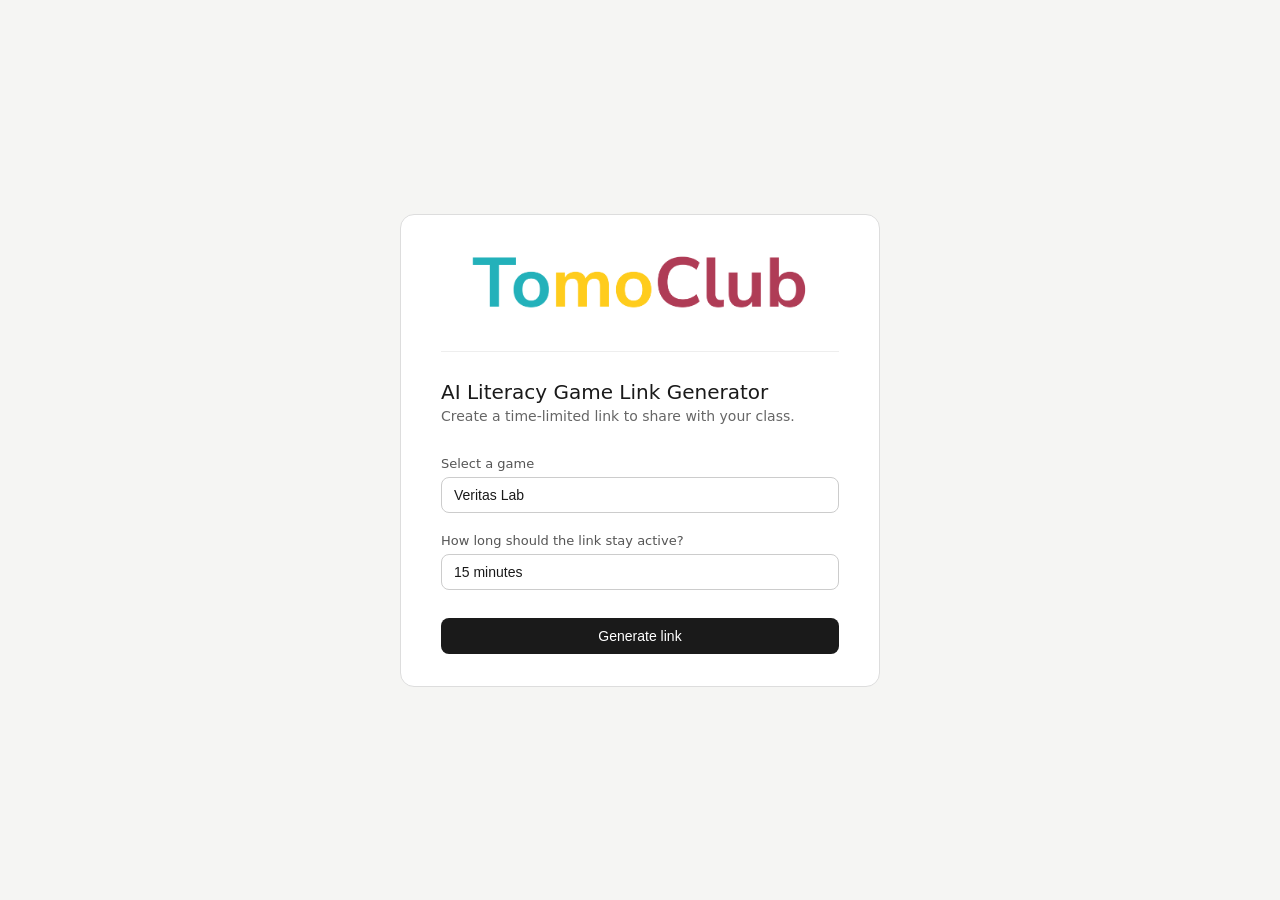
<file: tomo-ai-literacy.html>
<!DOCTYPE html>
<html lang="en">

<head>
  <meta charset="UTF-8" />
  <meta name="viewport" content="width=device-width, initial-scale=1.0" />
  <title>TomoClub AI Literacy Game Link Generator</title>
  <style>
    * {
      box-sizing: border-box;
      margin: 0;
      padding: 0;
    }

    body {
      font-family: system-ui, sans-serif;
      background: #f5f5f3;
      min-height: 100vh;
      display: flex;
      align-items: center;
      justify-content: center;
      padding: 2rem;
      color: #1a1a1a;
    }

    .card {
      background: #fff;
      border-radius: 14px;
      border: 0.5px solid #ddd;
      padding: 2rem 2.5rem;
      max-width: 480px;
      width: 100%;
    }

    h1 {
      font-size: 20px;
      font-weight: 500;
      margin-bottom: 0.25rem;
    }

    .subtitle {
      font-size: 14px;
      color: #666;
      margin-bottom: 2rem;
    }

    label {
      font-size: 13px;
      color: #555;
      display: block;
      margin-bottom: 6px;
    }

    select {
      width: 100%;
      padding: 9px 12px;
      border: 0.5px solid #ccc;
      border-radius: 8px;
      font-size: 14px;
      background: #fff;
      color: #1a1a1a;
      appearance: none;
      margin-bottom: 1.25rem;
      cursor: pointer;
    }

    select:focus {
      outline: none;
      border-color: #888;
    }

    .generate-btn {
      width: 100%;
      padding: 10px;
      background: #1a1a1a;
      color: #fff;
      border: none;
      border-radius: 8px;
      font-size: 14px;
      cursor: pointer;
      margin-top: 0.5rem;
    }

    .generate-btn:hover {
      background: #333;
    }

    .result-box {
      display: none;
      margin-top: 1.5rem;
      padding: 1rem 1.25rem;
      background: #f5f5f3;
      border-radius: 8px;
      border: 0.5px solid #ddd;
    }

    .result-box.visible {
      display: block;
    }

    .result-label {
      font-size: 12px;
      color: #777;
      margin-bottom: 6px;
    }

    .link-row {
      display: flex;
      gap: 8px;
      align-items: center;
    }

    .link-text {
      font-size: 12px;
      color: #333;
      word-break: break-all;
      flex: 1;
      font-family: monospace;
    }

    .copy-btn {
      padding: 6px 12px;
      background: #fff;
      border: 0.5px solid #ccc;
      border-radius: 6px;
      font-size: 12px;
      cursor: pointer;
      white-space: nowrap;
    }

    .copy-btn:hover {
      background: #f0f0f0;
    }

    .copy-btn.copied {
      color: #2a7a4f;
      border-color: #2a7a4f;
    }

    .expiry-note {
      font-size: 12px;
      color: #888;
      margin-top: 0.75rem;
    }

    .expiry-note span {
      color: #1a1a1a;
      font-weight: 500;
    }

    .branding {
      display: flex;
      justify-content: center;
      margin-bottom: 1.75rem;
      padding-bottom: 1.5rem;
      border-bottom: 0.5px solid #eee;
    }

    .branding img {
      height: 80px;
      width: auto;
      object-fit: contain;
    }
  </style>
</head>

<body>
  <div class="card">
    <div class="branding">
      <img src="https://tomoclub-games.github.io/games-library/Images/TomoClub_Logo.png" alt="TomoClub" />
    </div>
    <h1>AI Literacy Game Link Generator</h1>
    <p class="subtitle">Create a time-limited link to share with your class.</p>

    <label for="gameSelect">Select a game</label>
    <select id="gameSelect"></select>

    <label for="duration">How long should the link stay active?</label>
    <select id="duration">
      <option value="15" selected>15 minutes</option>
      <option value="30">30 minutes</option>
      <option value="60">1 hour</option>
      <option value="120">2 hours</option>
      <option value="180">3 hours</option>
    </select>

    <button class="generate-btn" onclick="generateLink()">Generate link</button>

    <div class="result-box" id="resultBox">
      <div class="result-label">Share this link with your class:</div>
      <div class="link-row">
        <span class="link-text" id="generatedLink">—</span>
        <button class="copy-btn" id="copyBtn" onclick="copyLink()">Copy</button>
      </div>
      <div class="expiry-note">Link expires at <span id="expiryTime">—</span></div>
    </div>
  </div>

  <script>
    var GAMES = [
      { name: "Veritas Lab", url: "https://tomoclub-games.github.io/games-library/veritas-lab/" }
    ];

    var SIGNING_KEY = "tomo-ai-literacy";

    var sel = document.getElementById("gameSelect");
    GAMES.forEach(function (g, i) {
      var opt = document.createElement("option");
      opt.value = i;
      opt.textContent = g.name;
      sel.appendChild(opt);
    });

    function simpleHash(str) {
      var h = 0;
      for (var i = 0; i < str.length; i++) {
        h = (Math.imul(31, h) + str.charCodeAt(i)) | 0;
      }
      return Math.abs(h).toString(36);
    }

    function generateLink() {
      var gameIndex = parseInt(document.getElementById("gameSelect").value, 10);
      var minutes = parseInt(document.getElementById("duration").value, 10);
      var game = GAMES[gameIndex];

      var expiry = Date.now() + minutes * 60 * 1000;
      var signature = simpleHash(SIGNING_KEY + expiry);
      var token = btoa(expiry + "|" + signature);

      var url = new URL(game.url);
      url.searchParams.set("token", token);

      var timeStr = new Date(expiry).toLocaleTimeString([], { hour: "2-digit", minute: "2-digit" });

      document.getElementById("generatedLink").textContent = url.toString();
      document.getElementById("expiryTime").textContent = timeStr;
      document.getElementById("resultBox").classList.add("visible");
      document.getElementById("copyBtn").textContent = "Copy";
      document.getElementById("copyBtn").classList.remove("copied");
    }

    function copyLink() {
      var text = document.getElementById("generatedLink").textContent;
      navigator.clipboard.writeText(text).then(function () {
        var btn = document.getElementById("copyBtn");
        btn.textContent = "Copied!";
        btn.classList.add("copied");
        setTimeout(function () {
          btn.textContent = "Copy";
          btn.classList.remove("copied");
        }, 2000);
      });
    }
  </script>
</body>

</html>
</file>
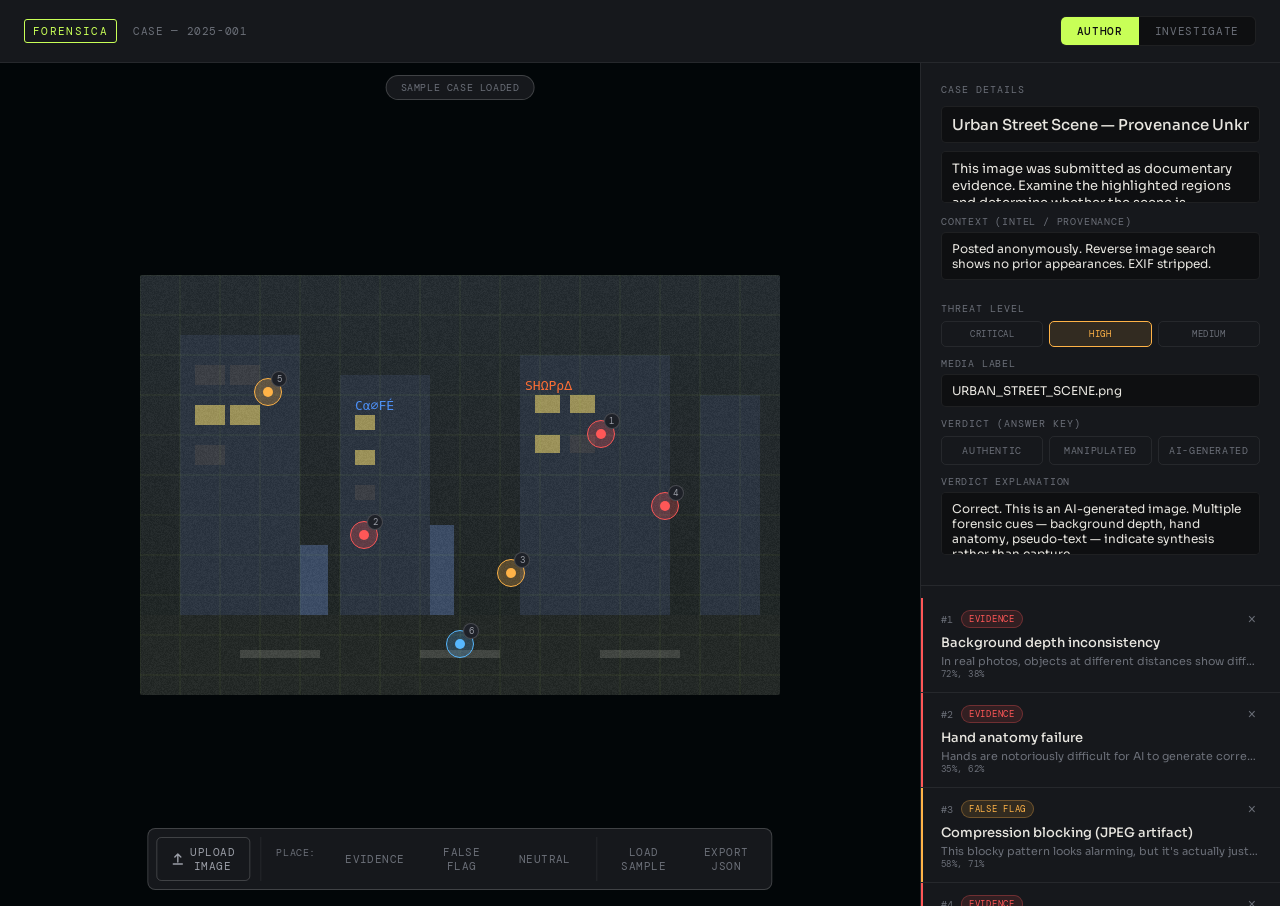
<file: veritas-lab/case-file-tool.html>
<!DOCTYPE html>
<html lang="en">
<head>
<meta charset="UTF-8">
<meta name="viewport" content="width=device-width, initial-scale=1.0">
<title>Case File — Image Forensics</title>
<link href="https://fonts.googleapis.com/css2?family=DM+Mono:wght@400;500&family=Sora:wght@300;400;500;600&display=swap" rel="stylesheet">
<style>
  :root {
    --bg: #0e0f11;
    --surface: #16181c;
    --surface2: #1e2128;
    --border: rgba(255,255,255,0.07);
    --border-active: rgba(255,255,255,0.18);
    --text: #e8e6e0;
    --text-muted: #6b6f78;
    --text-dim: #9a9da6;
    --accent: #c8ff57;
    --accent-dim: rgba(200,255,87,0.12);
    --red: #ff5757;
    --red-dim: rgba(255,87,87,0.12);
    --amber: #ffb347;
    --amber-dim: rgba(255,179,71,0.12);
    --blue: #57b8ff;
    --blue-dim: rgba(87,184,255,0.10);
    --mono: 'DM Mono', monospace;
    --sans: 'Sora', sans-serif;
  }

  * { box-sizing: border-box; margin: 0; padding: 0; }

  body {
    background: var(--bg);
    color: var(--text);
    font-family: var(--sans);
    font-size: 14px;
    min-height: 100vh;
    overflow-x: hidden;
  }

  /* ── HEADER ── */
  .header {
    display: flex;
    align-items: center;
    justify-content: space-between;
    padding: 16px 24px;
    border-bottom: 1px solid var(--border);
    background: var(--surface);
    position: sticky;
    top: 0;
    z-index: 100;
  }
  .header-left { display: flex; align-items: center; gap: 16px; }
  .logo {
    font-family: var(--mono);
    font-size: 11px;
    letter-spacing: .12em;
    color: var(--accent);
    text-transform: uppercase;
    border: 1px solid var(--accent);
    padding: 4px 8px;
    border-radius: 3px;
  }
  .case-id {
    font-family: var(--mono);
    font-size: 11px;
    color: var(--text-muted);
    letter-spacing: .06em;
  }
  .mode-tabs {
    display: flex;
    background: var(--bg);
    border: 1px solid var(--border);
    border-radius: 6px;
    overflow: hidden;
  }
  .mode-tab {
    padding: 7px 16px;
    font-size: 11px;
    font-family: var(--mono);
    letter-spacing: .06em;
    color: var(--text-muted);
    cursor: pointer;
    border: none;
    background: none;
    text-transform: uppercase;
    transition: all .2s;
  }
  .mode-tab.active {
    background: var(--accent);
    color: #0e0f11;
    font-weight: 500;
  }
  .mode-tab:hover:not(.active) { color: var(--text); }

  /* ── LAYOUT ── */
  .app { display: flex; height: calc(100vh - 57px); }

  /* ── IMAGE PANEL ── */
  .image-panel {
    flex: 1;
    position: relative;
    display: flex;
    align-items: center;
    justify-content: center;
    background: #020608;
    overflow: visible;
  }
  .image-stage {
    position: relative;
    display: inline-block;
    cursor: crosshair;
    user-select: none;
  }
  .image-stage img {
    display: block;
    max-width: 100%;
    max-height: calc(100vh - 140px);
    object-fit: contain;
    border-radius: 2px;
  }
  .image-placeholder {
    width: 560px;
    height: 380px;
    background: var(--surface);
    border: 2px dashed var(--border-active);
    border-radius: 8px;
    display: flex;
    flex-direction: column;
    align-items: center;
    justify-content: center;
    gap: 12px;
    color: var(--text-muted);
    cursor: pointer;
    transition: all .2s;
  }
  .image-placeholder:hover { border-color: var(--accent); color: var(--accent); }
  .image-placeholder .upload-icon { font-size: 32px; opacity: .5; }
  .image-placeholder p { font-size: 13px; }
  .image-placeholder span { font-size: 11px; font-family: var(--mono); color: var(--text-muted); }

  /* ── HOTSPOTS ── */
  .hotspot {
    position: absolute;
    width: 28px;
    height: 28px;
    border-radius: 50%;
    transform: translate(-50%, -50%);
    cursor: pointer;
    display: flex;
    align-items: center;
    justify-content: center;
    transition: all .2s;
    z-index: 10;
  }
  .hotspot::before {
    content: '';
    position: absolute;
    width: 100%;
    height: 100%;
    border-radius: 50%;
    animation: pulse 2s ease-in-out infinite;
  }
  .hotspot .dot {
    width: 10px;
    height: 10px;
    border-radius: 50%;
    position: relative;
    z-index: 1;
    transition: transform .2s;
  }
  .hotspot:hover .dot { transform: scale(1.3); }
  .hotspot.type-evidence { border: 1.5px solid var(--red); background: var(--red-dim); }
  .hotspot.type-evidence::before { background: rgba(255,87,87,0.15); }
  .hotspot.type-evidence .dot { background: var(--red); }
  .hotspot.type-falseflag { border: 1.5px solid var(--amber); background: var(--amber-dim); }
  .hotspot.type-falseflag::before { background: rgba(255,179,71,0.15); }
  .hotspot.type-falseflag .dot { background: var(--amber); }
  .hotspot.type-neutral { border: 1.5px solid var(--blue); background: var(--blue-dim); }
  .hotspot.type-neutral::before { background: rgba(87,184,255,0.12); }
  .hotspot.type-neutral .dot { background: var(--blue); }
  .hotspot.active { transform: translate(-50%, -50%) scale(1.15); z-index: 20; }
  .hotspot .num {
    position: absolute;
    top: -8px;
    right: -6px;
    background: var(--surface2);
    border: 1px solid var(--border-active);
    color: var(--text-dim);
    font-family: var(--mono);
    font-size: 9px;
    width: 16px;
    height: 16px;
    border-radius: 50%;
    display: flex;
    align-items: center;
    justify-content: center;
    z-index: 2;
  }
  @keyframes pulse {
    0%, 100% { transform: scale(1); opacity: .5; }
    50% { transform: scale(1.5); opacity: 0; }
  }

  /* ── INVESTIGATE MODE: hide author controls ── */
  body.investigate .author-only { display: none !important; }
  body.investigate .image-stage { cursor: default; }

  /* ── TOOLBAR ── */
  .toolbar {
    position: absolute;
    bottom: 16px;
    left: 50%;
    transform: translateX(-50%);
    display: flex;
    gap: 8px;
    background: var(--surface);
    border: 1px solid var(--border-active);
    padding: 8px;
    border-radius: 8px;
    z-index: 50;
  }
  .tool-btn {
    padding: 7px 14px;
    border-radius: 5px;
    font-family: var(--mono);
    font-size: 11px;
    letter-spacing: .04em;
    border: 1px solid transparent;
    cursor: pointer;
    background: none;
    color: var(--text-muted);
    text-transform: uppercase;
    transition: all .15s;
  }
  .tool-btn:hover { color: var(--text); border-color: var(--border-active); }
  .tool-btn.selected {
    background: var(--accent-dim);
    border-color: var(--accent);
    color: var(--accent);
  }
  .tool-btn.type-evidence.selected { background: var(--red-dim); border-color: var(--red); color: var(--red); }
  .tool-btn.type-falseflag.selected { background: var(--amber-dim); border-color: var(--amber); color: var(--amber); }
  .tool-btn.type-neutral.selected { background: var(--blue-dim); border-color: var(--blue); color: var(--blue); }
  .tool-sep { width: 1px; background: var(--border); margin: 0 2px; }

  /* ── SIDE PANEL ── */
  .side-panel {
    width: 360px;
    border-left: 1px solid var(--border);
    display: flex;
    flex-direction: column;
    overflow: hidden;
    background: var(--surface);
    flex-shrink: 0;
  }

  /* ── CASE META ── */
  .case-meta {
    padding: 20px 20px 16px;
    border-bottom: 1px solid var(--border);
  }
  .case-meta-title {
    font-size: 10px;
    font-family: var(--mono);
    letter-spacing: .1em;
    color: var(--text-muted);
    text-transform: uppercase;
    margin-bottom: 10px;
  }
  .case-title-input, .case-desc-input {
    width: 100%;
    background: var(--bg);
    border: 1px solid var(--border);
    border-radius: 5px;
    color: var(--text);
    font-family: var(--sans);
    padding: 8px 10px;
    font-size: 13px;
    margin-bottom: 8px;
    transition: border-color .2s;
    resize: none;
  }
  .case-title-input:focus, .case-desc-input:focus {
    outline: none;
    border-color: var(--accent);
  }
  .case-title-input { font-size: 15px; font-weight: 500; }

  .verdict-row {
    display: flex;
    gap: 6px;
    margin-top: 4px;
  }
  .verdict-btn {
    flex: 1;
    padding: 7px;
    border-radius: 5px;
    font-family: var(--mono);
    font-size: 10px;
    letter-spacing: .06em;
    text-transform: uppercase;
    border: 1px solid var(--border);
    background: none;
    color: var(--text-muted);
    cursor: pointer;
    transition: all .2s;
  }
  .verdict-btn:hover { border-color: var(--border-active); color: var(--text); }
  .verdict-btn.v-authentic.active { background: rgba(87,255,150,0.1); border-color: #57ff96; color: #57ff96; }
  .verdict-btn.v-manipulated.active { background: var(--red-dim); border-color: var(--red); color: var(--red); }
  .verdict-btn.v-aigenerated.active { background: var(--blue-dim); border-color: var(--blue); color: var(--blue); }

  .threat-row { display: flex; gap: 6px; margin-top: 4px; margin-bottom: 10px; }
  .threat-btn {
    flex: 1;
    padding: 6px;
    border-radius: 5px;
    font-family: var(--mono);
    font-size: 9px;
    letter-spacing: .06em;
    text-transform: uppercase;
    border: 1px solid var(--border);
    background: none;
    color: var(--text-muted);
    cursor: pointer;
    transition: all .2s;
  }
  .threat-btn:hover { border-color: var(--border-active); color: var(--text); }
  .threat-btn.active { background: var(--amber-dim); border-color: var(--amber); color: var(--amber); }
  .meta-field { margin-bottom: 10px; }
  .meta-field label { display: block; font-size: 10px; font-family: var(--mono); letter-spacing: .08em; color: var(--text-muted); text-transform: uppercase; margin-bottom: 4px; }
  .meta-field input, .meta-field textarea {
    width: 100%;
    background: var(--bg);
    border: 1px solid var(--border);
    border-radius: 5px;
    color: var(--text);
    font-family: var(--sans);
    padding: 8px 10px;
    font-size: 12px;
    resize: none;
    transition: border-color .2s;
  }
  .meta-field input:focus, .meta-field textarea:focus { outline: none; border-color: var(--accent); }
  .meta-field textarea { min-height: 48px; }

  /* ── HOTSPOT LIST ── */
  .hotspot-list {
    flex: 1;
    overflow-y: auto;
    padding: 12px 0;
  }
  .hotspot-list::-webkit-scrollbar { width: 4px; }
  .hotspot-list::-webkit-scrollbar-thumb { background: var(--border-active); border-radius: 2px; }

  .hotspot-item {
    padding: 12px 20px;
    border-bottom: 1px solid var(--border);
    cursor: pointer;
    transition: background .15s;
    position: relative;
  }
  .hotspot-item:hover { background: var(--surface2); }
  .hotspot-item.active { background: var(--surface2); }
  .hotspot-item::before {
    content: '';
    position: absolute;
    left: 0;
    top: 0;
    bottom: 0;
    width: 2px;
  }
  .hotspot-item.type-evidence::before { background: var(--red); }
  .hotspot-item.type-falseflag::before { background: var(--amber); }
  .hotspot-item.type-neutral::before { background: var(--blue); }

  .hotspot-item-header {
    display: flex;
    align-items: center;
    gap: 8px;
    margin-bottom: 6px;
  }
  .type-badge {
    font-family: var(--mono);
    font-size: 9px;
    letter-spacing: .08em;
    text-transform: uppercase;
    padding: 2px 7px;
    border-radius: 10px;
  }
  .type-badge.evidence { background: var(--red-dim); color: var(--red); border: 1px solid rgba(255,87,87,0.3); }
  .type-badge.falseflag { background: var(--amber-dim); color: var(--amber); border: 1px solid rgba(255,179,71,0.3); }
  .type-badge.neutral { background: var(--blue-dim); color: var(--blue); border: 1px solid rgba(87,184,255,0.3); }
  .hs-num { font-family: var(--mono); font-size: 10px; color: var(--text-muted); }
  .delete-btn {
    margin-left: auto;
    background: none;
    border: none;
    color: var(--text-muted);
    cursor: pointer;
    font-size: 14px;
    padding: 2px 4px;
    border-radius: 3px;
    line-height: 1;
    transition: all .15s;
  }
  .delete-btn:hover { color: var(--red); background: var(--red-dim); }
  .hotspot-label { font-size: 13px; font-weight: 500; color: var(--text); margin-bottom: 3px; }
  .hotspot-preview { font-size: 11px; color: var(--text-muted); white-space: nowrap; overflow: hidden; text-overflow: ellipsis; }

  /* ── EDITOR / DETAIL ── */
  .editor-panel {
    border-top: 1px solid var(--border);
    padding: 16px 20px;
    background: var(--surface2);
    display: none;
    flex-direction: column;
    gap: 10px;
    max-height: 55%;
    overflow-y: auto;
  }
  .editor-panel.open { display: flex; }
  .editor-panel::-webkit-scrollbar { width: 4px; }
  .editor-panel::-webkit-scrollbar-thumb { background: var(--border-active); border-radius: 2px; }

  .editor-title {
    font-size: 10px;
    font-family: var(--mono);
    color: var(--text-muted);
    letter-spacing: .1em;
    text-transform: uppercase;
    margin-bottom: 2px;
  }
  .editor-field {
    width: 100%;
    background: var(--bg);
    border: 1px solid var(--border);
    border-radius: 5px;
    color: var(--text);
    font-family: var(--sans);
    padding: 9px 11px;
    font-size: 12px;
    resize: none;
    line-height: 1.6;
    transition: border-color .2s;
  }
  .editor-field:focus { outline: none; border-color: var(--accent); }

  .field-group { display: flex; flex-direction: column; gap: 5px; }
  .type-selector { display: flex; gap: 6px; }
  .type-opt {
    flex: 1;
    padding: 6px;
    border-radius: 4px;
    border: 1px solid var(--border);
    background: none;
    color: var(--text-muted);
    font-family: var(--mono);
    font-size: 9px;
    letter-spacing: .06em;
    text-transform: uppercase;
    cursor: pointer;
    text-align: center;
    transition: all .15s;
  }
  .type-opt:hover { border-color: var(--border-active); color: var(--text); }
  .type-opt.sel-evidence { background: var(--red-dim); border-color: var(--red); color: var(--red); }
  .type-opt.sel-falseflag { background: var(--amber-dim); border-color: var(--amber); color: var(--amber); }
  .type-opt.sel-neutral { background: var(--blue-dim); border-color: var(--blue); color: var(--blue); }
  .save-btn {
    background: var(--accent);
    color: #0e0f11;
    border: none;
    border-radius: 5px;
    padding: 9px;
    font-family: var(--mono);
    font-size: 11px;
    letter-spacing: .06em;
    text-transform: uppercase;
    cursor: pointer;
    font-weight: 500;
    transition: opacity .15s;
  }
  .save-btn:hover { opacity: .85; }

  /* ── INVESTIGATE POPUP ── */
  .inv-popup {
    position: fixed;
    background: var(--surface);
    border: 1px solid var(--border-active);
    border-radius: 10px;
    padding: 20px;
    width: 300px;
    z-index: 200;
    display: none;
    box-shadow: 0 20px 60px rgba(0,0,0,0.6);
    animation: popIn .18s cubic-bezier(.34,1.56,.64,1);
    pointer-events: auto;
  }
  .inv-popup.open { display: block; }
  @keyframes popIn {
    from { opacity: 0; transform: scale(.9) translateY(6px); }
    to { opacity: 1; transform: scale(1) translateY(0); }
  }
  .inv-popup-header { display: flex; align-items: flex-start; gap: 10px; margin-bottom: 14px; }
  .inv-popup-icon {
    width: 32px;
    height: 32px;
    border-radius: 50%;
    display: flex;
    align-items: center;
    justify-content: center;
    font-size: 14px;
    flex-shrink: 0;
    margin-top: 1px;
  }
  .icon-evidence { background: var(--red-dim); border: 1px solid rgba(255,87,87,.4); }
  .icon-falseflag { background: var(--amber-dim); border: 1px solid rgba(255,179,71,.4); }
  .icon-neutral { background: var(--blue-dim); border: 1px solid rgba(87,184,255,.4); }
  .inv-popup-label { font-size: 15px; font-weight: 600; color: var(--text); line-height: 1.3; }
  .inv-popup-badge { display: inline-block; margin-top: 4px; }
  .inv-section { margin-bottom: 12px; }
  .inv-section-title {
    font-family: var(--mono);
    font-size: 9px;
    letter-spacing: .1em;
    text-transform: uppercase;
    color: var(--text-muted);
    margin-bottom: 5px;
  }
  .inv-section-body { font-size: 12px; color: var(--text-dim); line-height: 1.65; }
  .hint-box {
    background: var(--accent-dim);
    border: 1px solid rgba(200,255,87,.2);
    border-radius: 6px;
    padding: 10px 12px;
    font-size: 12px;
    color: var(--accent);
    line-height: 1.6;
    margin-top: 4px;
  }
  .inv-close {
    display: block;
    width: 100%;
    margin-top: 14px;
    background: var(--surface2);
    border: 1px solid var(--border-active);
    color: var(--text-muted);
    border-radius: 5px;
    padding: 8px;
    font-family: var(--mono);
    font-size: 10px;
    letter-spacing: .06em;
    text-transform: uppercase;
    cursor: pointer;
    transition: all .15s;
  }
  .inv-close:hover { color: var(--text); border-color: var(--text-muted); }

  /* ── VERDICT REVEAL (investigate mode) ── */
  .verdict-reveal {
    position: absolute;
    bottom: 16px;
    left: 50%;
    transform: translateX(-50%);
    display: flex;
    gap: 10px;
    align-items: center;
    z-index: 50;
    display: none;
  }
  body.investigate .verdict-reveal { display: flex; }
  body.investigate .toolbar { display: none; }

  .verdict-reveal-btn {
    background: var(--surface);
    border: 1px solid var(--border-active);
    color: var(--text-muted);
    border-radius: 6px;
    padding: 9px 18px;
    font-family: var(--mono);
    font-size: 11px;
    letter-spacing: .06em;
    text-transform: uppercase;
    cursor: pointer;
    transition: all .2s;
  }
  .verdict-reveal-btn:hover { border-color: var(--accent); color: var(--accent); }
  .verdict-answer {
    background: var(--surface);
    border: 1px solid var(--border-active);
    border-radius: 6px;
    padding: 9px 18px;
    font-family: var(--mono);
    font-size: 11px;
    letter-spacing: .06em;
    display: none;
  }
  .verdict-answer.shown { display: block; }
  .verdict-answer.v-authentic { border-color: #57ff96; color: #57ff96; }
  .verdict-answer.v-manipulated { border-color: var(--red); color: var(--red); }
  .verdict-answer.v-aigenerated { border-color: var(--blue); color: var(--blue); }

  /* ── PROGRESS (investigate) ── */
  .progress-bar {
    position: absolute;
    top: 0; left: 0; right: 0;
    height: 2px;
    background: var(--border);
    display: none;
    z-index: 100;
  }
  body.investigate .progress-bar { display: block; }
  .progress-fill {
    height: 100%;
    background: var(--accent);
    transition: width .4s ease;
    border-radius: 1px;
  }

  /* ── EMPTY STATE ── */
  .empty-hotspots {
    padding: 24px 20px;
    text-align: center;
    color: var(--text-muted);
    font-size: 12px;
    line-height: 1.7;
    display: none;
  }
  .empty-hotspots.show { display: block; }

  /* ── INVESTIGATE SIDE ── */
  .inv-side-header {
    padding: 20px;
    border-bottom: 1px solid var(--border);
  }
  .inv-case-title { font-size: 17px; font-weight: 600; margin-bottom: 6px; line-height: 1.35; }
  .inv-case-desc { font-size: 12px; color: var(--text-dim); line-height: 1.6; }
  .inv-stats {
    display: grid;
    grid-template-columns: 1fr 1fr 1fr;
    gap: 1px;
    background: var(--border);
    border: 1px solid var(--border);
    border-radius: 6px;
    overflow: hidden;
    margin-top: 12px;
  }
  .inv-stat {
    background: var(--surface2);
    padding: 10px 8px;
    text-align: center;
  }
  .inv-stat-val { font-family: var(--mono); font-size: 18px; font-weight: 500; }
  .inv-stat-val.c-red { color: var(--red); }
  .inv-stat-val.c-amber { color: var(--amber); }
  .inv-stat-val.c-blue { color: var(--blue); }
  .inv-stat-label { font-size: 9px; color: var(--text-muted); letter-spacing: .06em; text-transform: uppercase; margin-top: 2px; }

  .inv-legend {
    padding: 16px 20px;
    border-bottom: 1px solid var(--border);
  }
  .legend-title { font-family: var(--mono); font-size: 9px; letter-spacing: .1em; text-transform: uppercase; color: var(--text-muted); margin-bottom: 10px; }
  .legend-item { display: flex; align-items: center; gap: 8px; margin-bottom: 8px; font-size: 12px; color: var(--text-dim); }
  .legend-dot { width: 10px; height: 10px; border-radius: 50%; flex-shrink: 0; }
  .legend-dot.red { background: var(--red); }
  .legend-dot.amber { background: var(--amber); }
  .legend-dot.blue { background: var(--blue); }

  .inv-found-list { flex: 1; overflow-y: auto; padding: 12px 0; }
  .inv-found-list::-webkit-scrollbar { width: 4px; }
  .inv-found-list::-webkit-scrollbar-thumb { background: var(--border-active); border-radius: 2px; }
  .inv-found-item {
    padding: 10px 20px;
    border-bottom: 1px solid var(--border);
    display: flex;
    align-items: center;
    gap: 10px;
    opacity: .35;
    transition: opacity .3s;
    font-size: 12px;
    color: var(--text-dim);
  }
  .inv-found-item.found { opacity: 1; }
  .inv-found-dot { width: 8px; height: 8px; border-radius: 50%; flex-shrink: 0; }
  .check-icon { margin-left: auto; color: var(--accent); font-size: 14px; display: none; }
  .inv-found-item.found .check-icon { display: block; }
  .inv-found-item.found .inv-found-dot.red { background: var(--red); }
  .inv-found-item.found .inv-found-dot.amber { background: var(--amber); }
  .inv-found-item.found .inv-found-dot.blue { background: var(--blue); }

  input[type=file] { display: none; }
  .coords { font-family: var(--mono); font-size: 9px; color: var(--text-muted); letter-spacing: .05em; }

  /* ── UPLOAD BUTTON ── */
  .upload-btn {
    display: flex;
    align-items: center;
    gap: 6px;
    padding: 7px 14px;
    border-radius: 5px;
    font-family: var(--mono);
    font-size: 11px;
    letter-spacing: .04em;
    border: 1px solid var(--border-active);
    cursor: pointer;
    background: none;
    color: var(--text-dim);
    text-transform: uppercase;
    transition: all .15s;
  }
  .upload-btn:hover { color: var(--accent); border-color: var(--accent); background: var(--accent-dim); }
  .upload-btn svg { flex-shrink: 0; }

  /* ── DRAG-DROP OVERLAY ── */
  .drag-overlay {
    position: absolute;
    inset: 0;
    background: rgba(14,15,17,0.88);
    border: 2px dashed var(--accent);
    border-radius: 6px;
    display: none;
    align-items: center;
    justify-content: center;
    flex-direction: column;
    gap: 12px;
    z-index: 80;
    pointer-events: none;
  }
  .drag-overlay.active { display: flex; }
  .drag-overlay-icon { font-size: 40px; opacity: .7; }
  .drag-overlay-text { font-family: var(--mono); font-size: 13px; color: var(--accent); letter-spacing: .08em; text-transform: uppercase; }

  /* ── IMAGE CHANGE TOAST ── */
  .img-toast {
    position: absolute;
    top: 14px;
    left: 50%;
    transform: translateX(-50%) translateY(-4px);
    background: var(--surface2);
    border: 1px solid var(--border-active);
    color: var(--accent);
    font-family: var(--mono);
    font-size: 10px;
    letter-spacing: .08em;
    text-transform: uppercase;
    padding: 6px 14px;
    border-radius: 20px;
    opacity: 0;
    transition: opacity .3s, transform .3s;
    pointer-events: none;
    z-index: 90;
  }
  .img-toast.show { opacity: 1; transform: translateX(-50%) translateY(0); }

  /* ── SAMPLE DATA BANNER ── */
  .sample-banner {
    position: absolute;
    top: 12px;
    left: 50%;
    transform: translateX(-50%);
    background: var(--surface);
    border: 1px solid var(--border-active);
    border-radius: 20px;
    padding: 5px 14px;
    font-family: var(--mono);
    font-size: 10px;
    color: var(--text-muted);
    letter-spacing: .06em;
    z-index: 30;
    text-transform: uppercase;
  }
</style>
</head>
<body>

<div class="header">
  <div class="header-left">
    <div class="logo">Forensica</div>
    <div class="case-id" id="caseIdDisplay">CASE — NEW</div>
  </div>
  <div class="mode-tabs">
    <button class="mode-tab active" onclick="setMode('author')">Author</button>
    <button class="mode-tab" onclick="setMode('investigate')">Investigate</button>
  </div>
</div>

<div class="app">
  <!-- IMAGE PANEL -->
  <div class="image-panel" id="imagePanel">
    <div class="progress-bar"><div class="progress-fill" id="progressFill" style="width:0%"></div></div>
    <div class="sample-banner" id="sampleBanner">Sample case loaded</div>
    <div class="drag-overlay" id="dragOverlay">
      <div class="drag-overlay-icon">⬆</div>
      <div class="drag-overlay-text">Drop image to load</div>
    </div>
    <div class="img-toast" id="imgToast">Image loaded</div>

    <div class="image-stage" id="imageStage" onclick="handleStageClick(event)">
      <img id="mainImage" src="" alt="Case image" style="display:none">
      <div class="image-placeholder" id="uploadPlaceholder" onclick="document.getElementById('fileInput').click()">
        <div class="upload-icon">⬆</div>
        <p>Upload case image</p>
        <span>PNG, JPG, WEBP — click or drag anywhere</span>
      </div>
      <input type="file" id="fileInput" accept="image/*" onchange="handleImageUpload(event)">
    </div>

    <!-- AUTHOR TOOLBAR -->
    <div class="toolbar author-only">
      <button class="upload-btn" onclick="document.getElementById('fileInput').click()" title="Upload image (or drag & drop anywhere)">
        <svg width="13" height="13" viewBox="0 0 13 13" fill="none" xmlns="http://www.w3.org/2000/svg">
          <path d="M6.5 1v8M3.5 4l3-3 3 3M2 11h9" stroke="currentColor" stroke-width="1.4" stroke-linecap="round" stroke-linejoin="round"/>
        </svg>
        Upload image
      </button>
      <div class="tool-sep"></div>
      <span style="font-family:var(--mono);font-size:10px;color:var(--text-muted);letter-spacing:.06em;text-transform:uppercase;padding:0 6px;line-height:32px;">Place:</span>
      <button class="tool-btn type-evidence" id="btn-evidence" onclick="selectTool('evidence')">Evidence</button>
      <button class="tool-btn type-falseflag" id="btn-falseflag" onclick="selectTool('falseflag')">False flag</button>
      <button class="tool-btn type-neutral" id="btn-neutral" onclick="selectTool('neutral')">Neutral</button>
      <div class="tool-sep"></div>
      <button class="tool-btn" onclick="loadSample()">Load sample</button>
      <button class="tool-btn" onclick="exportCase()">Export JSON</button>
    </div>

    <!-- INVESTIGATE VERDICT -->
    <div class="verdict-reveal">
      <button class="verdict-reveal-btn" onclick="revealVerdict()">Reveal verdict</button>
      <div class="verdict-answer" id="verdictAnswer"></div>
    </div>
  </div>

  <!-- SIDE PANEL: AUTHOR MODE -->
  <div class="side-panel" id="authorPanel">
    <div class="case-meta author-only">
      <div class="case-meta-title">Case details</div>
      <input class="case-title-input" id="caseTitleInput" placeholder="Case title…" oninput="updateCaseMeta()">
      <textarea class="case-desc-input" id="caseDescInput" rows="2" placeholder="Brief description for investigators…" oninput="updateCaseMeta()"></textarea>
      <div class="meta-field">
        <label for="contextInput">Context (intel / provenance)</label>
        <textarea class="case-desc-input" id="contextInput" rows="2" placeholder="e.g. Submitted via insurance portal. EXIF absent." oninput="updateCaseMeta()"></textarea>
      </div>
      <div class="editor-title" style="margin-bottom:6px">Threat level</div>
      <div class="threat-row">
        <button type="button" class="threat-btn" data-threat="CRITICAL" onclick="setThreat('CRITICAL')">Critical</button>
        <button type="button" class="threat-btn" data-threat="HIGH" onclick="setThreat('HIGH')">High</button>
        <button type="button" class="threat-btn" data-threat="MEDIUM" onclick="setThreat('MEDIUM')">Medium</button>
      </div>
      <div class="meta-field">
        <label for="mediaLabelInput">Media label</label>
        <input type="text" id="mediaLabelInput" placeholder="e.g. TOUR_GROUP_BERLIN.png" oninput="updateCaseMeta()">
      </div>
      <div class="editor-title" style="margin-bottom:6px">Verdict (answer key)</div>
      <div class="verdict-row">
        <button class="verdict-btn v-authentic" onclick="setVerdict('authentic')">Authentic</button>
        <button class="verdict-btn v-manipulated" onclick="setVerdict('manipulated')">Manipulated</button>
        <button class="verdict-btn v-aigenerated" onclick="setVerdict('aigenerated')">AI-generated</button>
      </div>
      <div class="meta-field" style="margin-top:10px">
        <label for="verdictExplanationInput">Verdict explanation</label>
        <textarea id="verdictExplanationInput" rows="3" placeholder="Post-report text shown when verdict is correct…" oninput="updateCaseMeta()"></textarea>
      </div>
    </div>

    <div class="hotspot-list" id="hotspotList">
      <div class="empty-hotspots show" id="emptyState">
        <p style="margin-bottom:6px">No hotspots yet.</p>
        <p>Select a type in the toolbar,<br>then click the image to place.</p>
      </div>
    </div>

    <div class="editor-panel" id="editorPanel">
      <div class="editor-title">Editing hotspot <span id="editingNum">—</span></div>
      <div class="field-group">
        <div class="editor-title">Label</div>
        <input class="editor-field" id="fieldLabel" placeholder="e.g. Compression artifact, Hand anatomy…">
      </div>
      <div class="field-group">
        <div class="editor-title">Type</div>
        <div class="type-selector">
          <button class="type-opt" id="opt-evidence" onclick="setHotspotType('evidence')">Evidence</button>
          <button class="type-opt" id="opt-falseflag" onclick="setHotspotType('falseflag')">False flag</button>
          <button class="type-opt" id="opt-neutral" onclick="setHotspotType('neutral')">Neutral</button>
        </div>
      </div>
      <div class="field-group">
        <div class="editor-title">Technical finding</div>
        <textarea class="editor-field" id="fieldFinding" rows="2" placeholder="What does a forensic tool or close inspection reveal here?"></textarea>
      </div>
      <div class="field-group">
        <div class="editor-title">Investigator hint</div>
        <textarea class="editor-field" id="fieldHint" rows="2" placeholder="Guide the student — what should they look for or think about?"></textarea>
      </div>
      <button class="save-btn" onclick="saveHotspot()">Save hotspot</button>
    </div>
  </div>

  <!-- SIDE PANEL: INVESTIGATE MODE (hidden in author) -->
  <div class="side-panel" id="investigatePanel" style="display:none">
    <div class="inv-side-header">
      <div class="inv-case-title" id="invCaseTitle">Untitled Case</div>
      <div class="inv-case-desc" id="invCaseDesc">No description provided.</div>
      <div class="inv-stats">
        <div class="inv-stat">
          <div class="inv-stat-val c-red" id="statEvidence">0</div>
          <div class="inv-stat-label">Evidence</div>
        </div>
        <div class="inv-stat">
          <div class="inv-stat-val c-amber" id="statFalse">0</div>
          <div class="inv-stat-label">False flags</div>
        </div>
        <div class="inv-stat">
          <div class="inv-stat-val c-blue" id="statNeutral">0</div>
          <div class="inv-stat-label">Neutral</div>
        </div>
      </div>
    </div>
    <div class="inv-legend">
      <div class="legend-title">Legend</div>
      <div class="legend-item"><div class="legend-dot red"></div>Real forensic evidence — genuine manipulation or AI artifact</div>
      <div class="legend-item"><div class="legend-dot amber"></div>False flag — looks suspicious but is actually innocent</div>
      <div class="legend-item"><div class="legend-dot blue"></div>Neutral zone — nothing significant here</div>
    </div>
    <div class="inv-found-list" id="invFoundList"></div>
  </div>
</div>

<!-- INVESTIGATE POPUP -->
<div class="inv-popup" id="invPopup">
  <div class="inv-popup-header">
    <div class="inv-popup-icon" id="popupIcon"></div>
    <div>
      <div class="inv-popup-label" id="popupLabel"></div>
      <div class="inv-popup-badge">
        <span class="type-badge" id="popupBadge"></span>
      </div>
    </div>
  </div>
  <div class="inv-section" id="popupFindingSection">
    <div class="inv-section-title">Technical finding</div>
    <div class="inv-section-body" id="popupFinding"></div>
  </div>
  <div class="inv-section">
    <div class="inv-section-title">Investigator hint</div>
    <div class="hint-box" id="popupHint"></div>
  </div>
  <button class="inv-close" onclick="closePopup()">Close ✕</button>
</div>

<script>
// ── STATE ──
let state = {
  mode: 'author',
  activeTool: null,
  hotspots: [],
  activeHotspot: null,
  verdict: null,
  caseTitle: '',
  caseDesc: '',
  context: '',
  threat: 'MEDIUM',
  mediaLabel: '',
  verdictExplanation: '',
  hasImage: false,
  foundHotspots: new Set()
};

// ── SAMPLE DATA ──
const SAMPLE = {
  caseTitle: 'Urban Street Scene — Provenance Unknown',
  caseDesc: 'This image was submitted as documentary evidence. Examine the highlighted regions and determine whether the scene is authentic, manipulated, or fully AI-generated.',
  context: 'Posted anonymously. Reverse image search shows no prior appearances. EXIF stripped.',
  threat: 'HIGH',
  mediaLabel: 'URBAN_STREET_SCENE.png',
  verdict: 'aigenerated',
  verdictExplanation: 'Correct. This is an AI-generated image. Multiple forensic cues — background depth, hand anatomy, pseudo-text — indicate synthesis rather than capture.',
  hotspots: [
    {
      id: 1, x: 72, y: 38, type: 'evidence',
      label: 'Background depth inconsistency',
      finding: 'Error Level Analysis (ELA) shows uniform noise distribution across the entire background — characteristic of latent diffusion synthesis. Real photographs show sensor noise variation with depth.',
      hint: 'In real photos, objects at different distances show different levels of sharpness and noise. Ask yourself: does the background "feel" like it recedes naturally, or does it look like a flat painted scene?'
    },
    {
      id: 2, x: 35, y: 62, type: 'evidence',
      label: 'Hand anatomy failure',
      finding: 'The left hand in frame shows 6 finger-like structures with incorrect joint proportions. Diffusion models frequently misrender hands due to their complexity in training data.',
      hint: 'Hands are notoriously difficult for AI to generate correctly. Count the fingers carefully — and look at how the knuckles and joints are shaped. Do they follow natural anatomy?'
    },
    {
      id: 3, x: 58, y: 71, type: 'falseflag',
      label: 'Compression blocking (JPEG artifact)',
      finding: 'The 8×8 pixel blocking pattern visible in this region is standard JPEG compression quantization — not a sign of splicing or cloning. Present in all JPEG images at this quality level.',
      hint: 'This blocky pattern looks alarming, but it\'s actually just what happens when any JPEG image is saved at medium quality. It is NOT evidence of manipulation — it\'s a camera/format artifact.'
    },
    {
      id: 4, x: 82, y: 55, type: 'evidence',
      label: 'Text rendering failure',
      finding: 'Signage in the background contains pseudo-text: letter-like shapes that do not form real words in any language. Diffusion models hallucinate text as visual patterns without semantic meaning.',
      hint: 'Zoom into any text in the scene — shop signs, labels, graffiti. Can you read what it says? AI-generated images almost always produce garbled, nonsensical characters instead of real text.'
    },
    {
      id: 5, x: 20, y: 28, type: 'falseflag',
      label: 'Lens flare / chromatic aberration',
      finding: 'The colour fringing visible at this high-contrast edge is chromatic aberration — a natural optical artifact in camera lenses. AI image generators are trained on real photos and replicate this effect faithfully.',
      hint: 'Chromatic aberration (colour fringing at edges) is often thought to prove a photo is real. However, modern AI generators learn to reproduce this because it appears in their training data. It cannot be used as proof of authenticity.'
    },
    {
      id: 6, x: 50, y: 88, type: 'neutral',
      label: 'Ground surface texture',
      finding: 'Texture analysis shows no significant anomalies. Noise distribution is consistent with surrounding regions. No clone detection matches found.',
      hint: 'Sometimes a region just looks a little odd due to lighting. This area has nothing forensically significant — move on to other hotspots.'
    }
  ]
};

// ── INIT ──
function init() {
  loadSample();
}

function loadSample() {
  state.caseTitle = SAMPLE.caseTitle;
  state.caseDesc = SAMPLE.caseDesc;
  state.context = SAMPLE.context || '';
  state.threat = SAMPLE.threat || 'MEDIUM';
  state.mediaLabel = SAMPLE.mediaLabel || '';
  state.verdict = SAMPLE.verdict;
  state.verdictExplanation = SAMPLE.verdictExplanation || '';
  state.hotspots = SAMPLE.hotspots.map(h => ({...h}));
  state.hasImage = true;
  state.foundHotspots = new Set();

  document.getElementById('caseTitleInput').value = state.caseTitle;
  document.getElementById('caseDescInput').value = state.caseDesc;
  document.getElementById('contextInput').value = state.context;
  document.getElementById('mediaLabelInput').value = state.mediaLabel;
  document.getElementById('verdictExplanationInput').value = state.verdictExplanation;
  document.getElementById('caseIdDisplay').textContent = 'CASE — 2025-001';
  setThreat(state.threat);
  setVerdict(state.verdict, false);

  // Show placeholder image (coloured canvas stand-in)
  const img = document.getElementById('mainImage');
  const canvas = document.createElement('canvas');
  canvas.width = 640; canvas.height = 420;
  const ctx = canvas.getContext('2d');
  // Painterly grey scene background
  const bg = ctx.createLinearGradient(0, 0, 0, 420);
  bg.addColorStop(0, '#1c2030'); bg.addColorStop(1, '#141820');
  ctx.fillStyle = bg; ctx.fillRect(0, 0, 640, 420);
  // Fake building shapes
  ctx.fillStyle = '#222840';
  ctx.fillRect(40, 60, 120, 320);
  ctx.fillRect(200, 100, 90, 280);
  ctx.fillRect(380, 80, 150, 300);
  ctx.fillRect(560, 120, 60, 260);
  // Windows
  ctx.fillStyle = '#ffe080'; const wins = [[55,90,30,20],[55,130,30,20],[55,170,30,20],[90,90,30,20],[90,130,30,20],[215,140,20,15],[215,175,20,15],[215,210,20,15],[395,120,25,18],[395,160,25,18],[430,120,25,18],[430,160,25,18]];
  wins.forEach(([x,y,w,h]) => { ctx.fillStyle = Math.random()>.4?'#ffe07088':'#334'; ctx.fillRect(x,y,w,h); });
  // Street
  ctx.fillStyle = '#1a1c24'; ctx.fillRect(0, 340, 640, 80);
  ctx.fillStyle = '#ffffff22'; ctx.fillRect(100, 375, 80, 8); ctx.fillRect(280, 375, 80, 8); ctx.fillRect(460, 375, 80, 8);
  // Figures (distorted)
  ctx.fillStyle = '#334166'; ctx.fillRect(160, 270, 28, 70); ctx.fillRect(290, 250, 24, 90);
  // Garbled sign text
  ctx.fillStyle = '#ff6633'; ctx.font = '13px monospace'; ctx.fillText('SHΩPρ∆', 385, 115);
  ctx.fillStyle = '#4488ff'; ctx.fillText('Cα⌀FÉ', 215, 135);
  // Overlay label
  ctx.fillStyle = 'rgba(200,255,87,0.06)'; ctx.fillRect(0, 0, 640, 420);
  ctx.strokeStyle = 'rgba(200,255,87,0.08)'; ctx.lineWidth = 1;
  for (let i = 0; i < 640; i += 40) { ctx.beginPath(); ctx.moveTo(i, 0); ctx.lineTo(i, 420); ctx.stroke(); }
  for (let i = 0; i < 420; i += 40) { ctx.beginPath(); ctx.moveTo(0, i); ctx.lineTo(640, i); ctx.stroke(); }
  // Subtle noise
  const idata = ctx.getImageData(0, 0, 640, 420);
  for (let i = 0; i < idata.data.length; i += 4) { const n = (Math.random()-0.5)*12; idata.data[i]+=n; idata.data[i+1]+=n; idata.data[i+2]+=n; }
  ctx.putImageData(idata, 0, 0);

  img.src = canvas.toDataURL();
  img.style.display = 'block';
  document.getElementById('uploadPlaceholder').style.display = 'none';

  renderHotspots();
  renderHotspotList();
  updateInvestigateSide();
}

// ── IMAGE UPLOAD ──
function handleImageUpload(e) {
  const file = e.target.files[0];
  if (!file) return;
  loadImageFile(file);
  // reset so same file can be re-selected
  e.target.value = '';
}

function loadImageFile(file) {
  const reader = new FileReader();
  reader.onload = ev => {
    const img = document.getElementById('mainImage');
    img.src = ev.target.result;
    img.style.display = 'block';
    document.getElementById('uploadPlaceholder').style.display = 'none';
    document.getElementById('sampleBanner').style.display = 'none';
    state.hasImage = true;
    state.hotspots = [];
    editingId = null;
    document.getElementById('editorPanel').classList.remove('open');
    renderHotspots();
    renderHotspotList();
    showToast('Image loaded — ' + file.name.slice(0, 28));
  };
  reader.readAsDataURL(file);
}

function showToast(msg) {
  const t = document.getElementById('imgToast');
  t.textContent = msg;
  t.classList.add('show');
  setTimeout(() => t.classList.remove('show'), 2400);
}

// ── DRAG & DROP ──
(function initDragDrop() {
  const panel = document.getElementById('imagePanel');
  const overlay = document.getElementById('dragOverlay');
  let dragCounter = 0;

  panel.addEventListener('dragenter', e => {
    e.preventDefault();
    dragCounter++;
    overlay.classList.add('active');
  });
  panel.addEventListener('dragleave', e => {
    dragCounter--;
    if (dragCounter === 0) overlay.classList.remove('active');
  });
  panel.addEventListener('dragover', e => { e.preventDefault(); });
  panel.addEventListener('drop', e => {
    e.preventDefault();
    dragCounter = 0;
    overlay.classList.remove('active');
    const file = e.dataTransfer.files[0];
    if (file && file.type.startsWith('image/')) loadImageFile(file);
  });

  // Also support dropping anywhere on the body
  document.body.addEventListener('dragover', e => e.preventDefault());
  document.body.addEventListener('drop', e => {
    e.preventDefault();
    const file = e.dataTransfer.files[0];
    if (file && file.type.startsWith('image/')) loadImageFile(file);
  });
})();

// ── TOOL SELECTION ──
function selectTool(type) {
  state.activeTool = state.activeTool === type ? null : type;
  ['evidence','falseflag','neutral'].forEach(t => {
    document.getElementById('btn-'+t).classList.toggle('selected', state.activeTool === t);
  });
  document.getElementById('imagePanel').style.cursor = state.activeTool ? 'crosshair' : 'default';
}

// ── CLICK TO PLACE / SELECT ──
function handleStageClick(e) {
  if (e.target.closest('.hotspot')) return;
  if (!state.hasImage) return;
  if (state.mode === 'author') {
    if (!state.activeTool) return;
    const stage = document.getElementById('imageStage');
    const rect = stage.getBoundingClientRect();
    const xPct = ((e.clientX - rect.left) / rect.width) * 100;
    const yPct = ((e.clientY - rect.top) / rect.height) * 100;
    const id = Date.now();
    const hs = { id, x: parseFloat(xPct.toFixed(1)), y: parseFloat(yPct.toFixed(1)), type: state.activeTool, label: '', finding: '', hint: '' };
    state.hotspots.push(hs);
    renderHotspots();
    renderHotspotList();
    openEditor(id);
  }
}

// ── RENDER HOTSPOTS ──
function renderHotspots() {
  document.querySelectorAll('.hotspot').forEach(h => h.remove());
  const stage = document.getElementById('imageStage');
  state.hotspots.forEach((hs, i) => {
    const el = document.createElement('div');
    el.className = `hotspot type-${hs.type}`;
    el.style.left = hs.x + '%';
    el.style.top = hs.y + '%';
    el.dataset.id = hs.id;
    const dot = document.createElement('div');
    dot.className = 'dot';
    const num = document.createElement('div');
    num.className = 'num';
    num.textContent = i + 1;
    el.appendChild(dot);
    el.appendChild(num);
    el.onclick = (e) => { e.stopPropagation(); handleHotspotClick(hs.id); };
    stage.appendChild(el);
  });
}

// ── HOTSPOT CLICK ──
function handleHotspotClick(id) {
  const hs = state.hotspots.find(h => h.id === id);
  if (!hs) return;
  if (state.mode === 'author') {
    openEditor(id);
  } else {
    openInvPopup(hs);
    state.foundHotspots.add(id);
    updateFoundList();
    updateProgress();
  }
  // Highlight active hotspot
  document.querySelectorAll('.hotspot').forEach(el => {
    el.classList.toggle('active', parseInt(el.dataset.id) === id);
  });
}

// ── EDITOR ──
let editingId = null;
function openEditor(id) {
  const hs = state.hotspots.find(h => h.id === id);
  if (!hs) return;
  editingId = id;
  state.activeHotspot = id;
  const idx = state.hotspots.indexOf(hs);
  document.getElementById('editingNum').textContent = idx + 1;
  document.getElementById('fieldLabel').value = hs.label || '';
  document.getElementById('fieldFinding').value = hs.finding || '';
  document.getElementById('fieldHint').value = hs.hint || '';
  ['evidence','falseflag','neutral'].forEach(t => {
    document.getElementById('opt-'+t).className = 'type-opt' + (hs.type === t ? ` sel-${t}` : '');
  });
  document.getElementById('editorPanel').classList.add('open');
  // Highlight in list
  document.querySelectorAll('.hotspot-item').forEach(el => {
    el.classList.toggle('active', parseInt(el.dataset.id) === id);
  });
}

function setHotspotType(type) {
  if (editingId === null) return;
  const hs = state.hotspots.find(h => h.id === editingId);
  if (hs) {
    hs.type = type;
    ['evidence','falseflag','neutral'].forEach(t => {
      document.getElementById('opt-'+t).className = 'type-opt' + (type === t ? ` sel-${t}` : '');
    });
    renderHotspots();
    renderHotspotList();
  }
}

function saveHotspot() {
  if (editingId === null) return;
  const hs = state.hotspots.find(h => h.id === editingId);
  if (hs) {
    hs.label = document.getElementById('fieldLabel').value;
    hs.finding = document.getElementById('fieldFinding').value;
    hs.hint = document.getElementById('fieldHint').value;
    renderHotspots();
    renderHotspotList();
  }
}

function deleteHotspot(id) {
  state.hotspots = state.hotspots.filter(h => h.id !== id);
  if (editingId === id) {
    editingId = null;
    document.getElementById('editorPanel').classList.remove('open');
  }
  renderHotspots();
  renderHotspotList();
}

// ── HOTSPOT LIST ──
function renderHotspotList() {
  const list = document.getElementById('hotspotList');
  const empty = document.getElementById('emptyState');
  list.querySelectorAll('.hotspot-item').forEach(e => e.remove());
  empty.classList.toggle('show', state.hotspots.length === 0);
  state.hotspots.forEach((hs, i) => {
    const el = document.createElement('div');
    el.className = `hotspot-item type-${hs.type}`;
    el.dataset.id = hs.id;
    el.innerHTML = `
      <div class="hotspot-item-header">
        <span class="hs-num">#${i+1}</span>
        <span class="type-badge ${hs.type}">${hs.type === 'falseflag' ? 'False flag' : hs.type.charAt(0).toUpperCase()+hs.type.slice(1)}</span>
        <button class="delete-btn author-only" onclick="event.stopPropagation();deleteHotspot(${hs.id})">×</button>
      </div>
      <div class="hotspot-label">${hs.label || '<span style="color:var(--text-muted);font-style:italic">Unlabeled</span>'}</div>
      <div class="hotspot-preview">${hs.hint || hs.finding || '<span style="color:var(--text-muted);font-style:italic">No content yet</span>'}</div>
      <div class="coords">${hs.x}%, ${hs.y}%</div>
    `;
    el.onclick = () => handleHotspotClick(hs.id);
    list.appendChild(el);
  });
}

// ── INVESTIGATE POPUP ──
function openInvPopup(hs) {
  const popup = document.getElementById('invPopup');
  const iconMap = { evidence: '🔍', falseflag: '⚠', neutral: '○' };
  const iconClass = { evidence: 'icon-evidence', falseflag: 'icon-falseflag', neutral: 'icon-neutral' };
  const badgeMap = { evidence: 'evidence', falseflag: 'falseflag', neutral: 'neutral' };
  const badgeText = { evidence: 'Evidence', falseflag: 'False flag', neutral: 'Neutral' };

  document.getElementById('popupIcon').className = `inv-popup-icon ${iconClass[hs.type]}`;
  document.getElementById('popupIcon').textContent = iconMap[hs.type];
  document.getElementById('popupLabel').textContent = hs.label || 'Hotspot';
  const badge = document.getElementById('popupBadge');
  badge.className = `type-badge ${badgeMap[hs.type]}`;
  badge.textContent = badgeText[hs.type];
  document.getElementById('popupFinding').textContent = hs.finding || 'No finding recorded.';
  document.getElementById('popupHint').textContent = hs.hint || 'No hint recorded.';
  document.getElementById('popupFindingSection').style.display = hs.finding ? 'block' : 'none';

  // Position near hotspot
  const stage = document.getElementById('imageStage');
  const sr = stage.getBoundingClientRect();
  let px = sr.left + (hs.x / 100) * sr.width + 20;
  let py = sr.top + (hs.y / 100) * sr.height - 60;
  if (px + 310 > window.innerWidth - 370) px = sr.left + (hs.x / 100) * sr.width - 330;
  if (py < 70) py = 70;
  popup.style.left = px + 'px';
  popup.style.top = py + 'px';
  popup.classList.add('open');
}

function closePopup() {
  document.getElementById('invPopup').classList.remove('open');
  document.querySelectorAll('.hotspot').forEach(h => h.classList.remove('active'));
}

// ── INVESTIGATE SIDE ──
function updateInvestigateSide() {
  document.getElementById('invCaseTitle').textContent = state.caseTitle || 'Untitled Case';
  document.getElementById('invCaseDesc').textContent = state.caseDesc || 'No description provided.';
  const counts = { evidence: 0, falseflag: 0, neutral: 0 };
  state.hotspots.forEach(h => counts[h.type]++);
  document.getElementById('statEvidence').textContent = counts.evidence;
  document.getElementById('statFalse').textContent = counts.falseflag;
  document.getElementById('statNeutral').textContent = counts.neutral;

  const list = document.getElementById('invFoundList');
  list.innerHTML = '';
  state.hotspots.forEach((hs, i) => {
    const found = state.foundHotspots.has(hs.id);
    const dotColor = { evidence: 'red', falseflag: 'amber', neutral: 'blue' }[hs.type];
    const el = document.createElement('div');
    el.className = `inv-found-item${found ? ' found' : ''}`;
    el.dataset.id = hs.id;
    el.innerHTML = `<div class="inv-found-dot ${dotColor}"></div><span>${hs.label || 'Hotspot ' + (i+1)}</span><span class="check-icon">✓</span>`;
    el.onclick = () => handleHotspotClick(hs.id);
    list.appendChild(el);
  });
}

function updateFoundList() {
  document.querySelectorAll('.inv-found-item').forEach(el => {
    const id = parseInt(el.dataset.id);
    el.classList.toggle('found', state.foundHotspots.has(id));
  });
}

function updateProgress() {
  const pct = state.hotspots.length ? (state.foundHotspots.size / state.hotspots.length) * 100 : 0;
  document.getElementById('progressFill').style.width = pct + '%';
}

// ── VERDICT ──
function setVerdict(v, render = true) {
  state.verdict = v;
  if (render) {
    ['authentic','manipulated','aigenerated'].forEach(vv => {
      document.querySelector(`.verdict-btn.v-${vv}`)?.classList.toggle('active', vv === v);
    });
  }
}

function revealVerdict() {
  const ans = document.getElementById('verdictAnswer');
  const labels = { authentic: 'Authentic image', manipulated: 'Manipulated image', aigenerated: 'AI-generated image' };
  ans.textContent = labels[state.verdict] || 'Verdict not set';
  ans.className = `verdict-answer shown v-${state.verdict}`;
}

// ── MODE SWITCH ──
function setMode(mode) {
  state.mode = mode;
  document.querySelectorAll('.mode-tab').forEach((t, i) => {
    t.classList.toggle('active', (i === 0 && mode === 'author') || (i === 1 && mode === 'investigate'));
  });
  document.body.classList.toggle('investigate', mode === 'investigate');
  document.getElementById('authorPanel').style.display = mode === 'author' ? 'flex' : 'none';
  document.getElementById('investigatePanel').style.display = mode === 'investigate' ? 'flex' : 'none';
  document.getElementById('authorPanel').style.flexDirection = 'column';
  document.getElementById('investigatePanel').style.flexDirection = 'column';
  closePopup();
  if (mode === 'investigate') {
    state.foundHotspots = new Set();
    document.getElementById('verdictAnswer').className = 'verdict-answer';
    updateInvestigateSide();
    updateProgress();
  }
  renderHotspots();
}

// ── CASE META ──
function updateCaseMeta() {
  state.caseTitle = document.getElementById('caseTitleInput').value;
  state.caseDesc = document.getElementById('caseDescInput').value;
  state.context = document.getElementById('contextInput').value;
  state.mediaLabel = document.getElementById('mediaLabelInput').value;
  state.verdictExplanation = document.getElementById('verdictExplanationInput').value;
}

function setThreat(level) {
  state.threat = level;
  document.querySelectorAll('.threat-btn').forEach(btn => {
    btn.classList.toggle('active', btn.dataset.threat === level);
  });
}

// ── EXPORT (VERITAS CASE FORMAT) ──
function exportCase() {
  updateCaseMeta(); // ensure all form values are in state
  // Map authoring hotspots → game hotspot shape
  const mappedHotspots = state.hotspots.map((hs, i) => ({
    id: `h${i + 1}`,
    x: hs.x,
    y: hs.y,
    label: hs.label || `Hotspot ${i + 1}`,
    correct: hs.type === 'evidence',
    detail: hs.finding || hs.hint || '',
    icon:
      hs.type === 'evidence'
        ? '🔦'
        : hs.type === 'falseflag'
        ? '✗'
        : '👁️',
  }));

  // Match one entry of the CASES constant in App.jsx
  const data = {
    id: 0, // fill in manually when adding to CASES
    title: state.caseTitle || 'Untitled Case',
    threat: state.threat || 'MEDIUM',
    description: state.caseDesc || '',
    context: state.context || '',
    mediaType: 'image', // tool currently authors image cases
    mediaLabel: state.mediaLabel || 'CASE_IMAGE.png',
    imageUrl: null, // in App.jsx set to e.g. `${import.meta.env.BASE_URL}your-file.ext`
    hotspots: mappedHotspots,
    verdict:
      state.verdict === 'aigenerated'
        ? 'synthetic'
        : state.verdict || 'manipulated',
    verdictExplanation: state.verdictExplanation || '',
  };

  const blob = new Blob(
    [JSON.stringify(data, null, 2)],
    { type: 'application/json' }
  );
  const a = document.createElement('a');
  a.href = URL.createObjectURL(blob);
  a.download = (state.caseTitle || 'case').replace(/\s+/g, '-').toLowerCase() + '.json';
  a.click();
}

// ── START ──
init();
</script>
</body>
</html>
</file>
